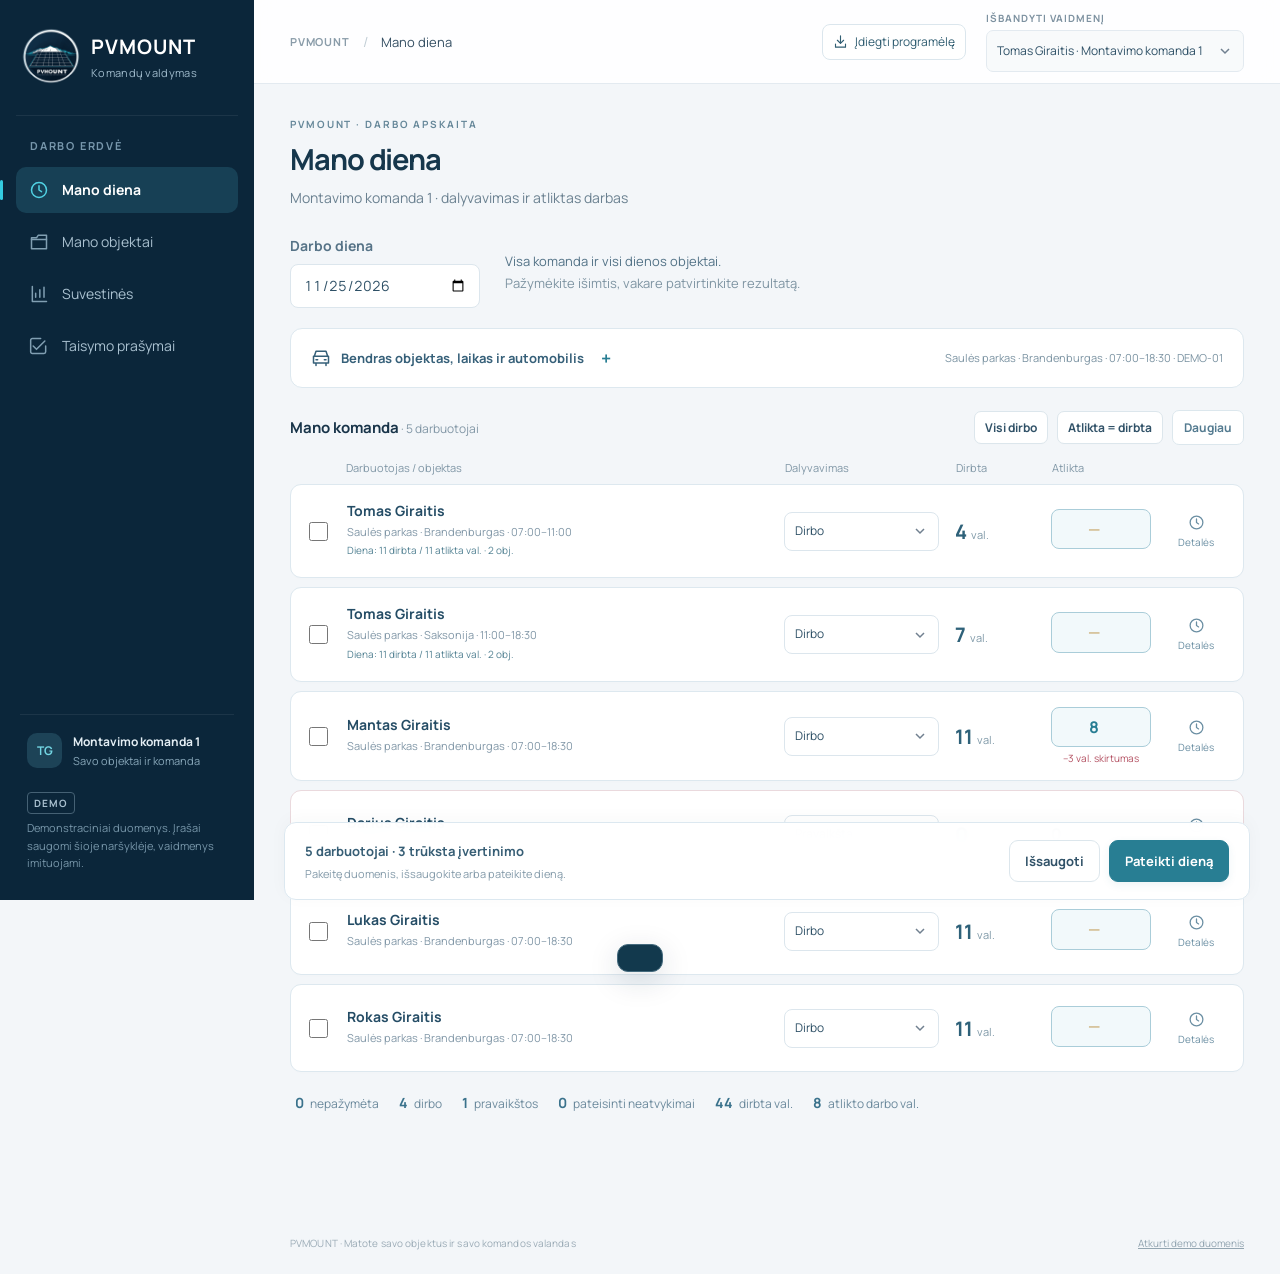
<file: index.html>
<!doctype html>
<html lang="lt"><head><meta charset="UTF-8"><meta name="viewport" content="width=device-width, initial-scale=1, viewport-fit=cover"><meta name="theme-color" content="#0b263a"><title>PVMOUNT | Komandų valdymas</title><meta name="description" content="Individualiai programuojamos darbuotojų valandų, objektų ir komandų apskaitos sistemos prototipas."><link rel="manifest" href="manifest.webmanifest" crossorigin="use-credentials"><link rel="icon" type="image/png" sizes="512x512" href="assets/pvmount-logo.png"><link rel="apple-touch-icon" sizes="180x180" href="icons/apple-touch-icon.png"><link rel="stylesheet" href="style.css"><link rel="stylesheet" href="pwa.css"><link rel="stylesheet" href="workforce.css"><link rel="stylesheet" href="day-sheet.css"><link rel="stylesheet" href="workflow.css"><link rel="stylesheet" href="brand.css"><link rel="stylesheet" href="my-day.css"></head>
<body><div id="app"></div><div id="modal-root"></div><div id="toast" role="status"></div><script src="work-rules.js"></script><script src="workflow.js"></script><script src="app.js"></script><script src="day-sheet.js"></script><script src="my-day.js"></script><script src="pwa.js"></script></body></html>
</file>
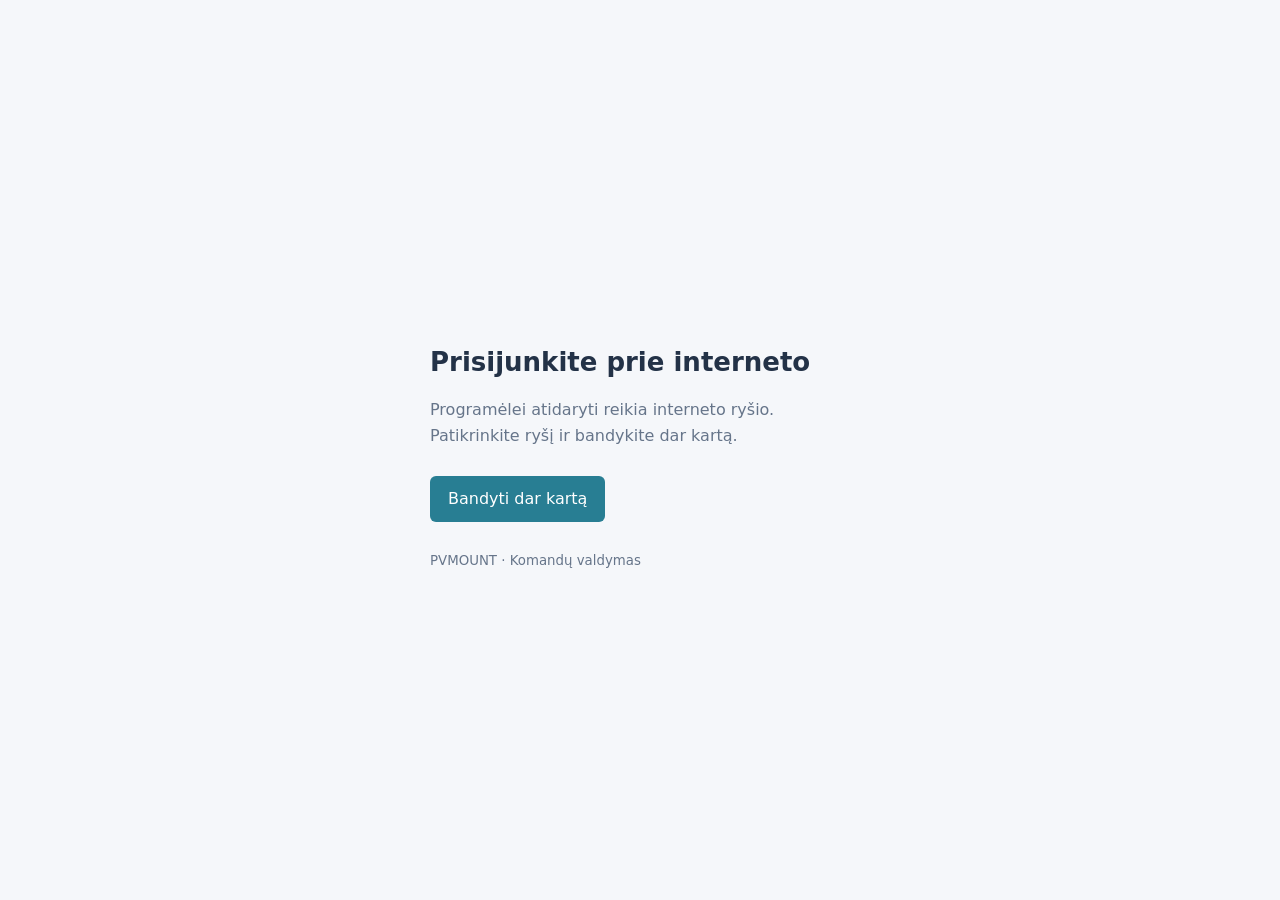
<file: offline.html>
<!doctype html>
<html lang="lt" data-app-offline="solar-projects"><head><meta charset="UTF-8"><meta name="viewport" content="width=device-width,initial-scale=1"><meta name="theme-color" content="#287e93"><title>Nėra ryšio | PVMOUNT · Komandų valdymas</title><style>body{margin:0;min-height:100vh;display:grid;place-items:center;background:#f5f7fa;color:#233247;font:16px/1.6 system-ui,Arial,sans-serif}main{padding:32px;max-width:420px}h1{font-size:26px;line-height:1.3}p{color:#66758a}a{display:inline-block;background:#287e93;color:white;text-decoration:none;padding:10px 18px;border-radius:6px;margin-top:12px}small{display:block;color:#66758a;margin-top:28px}</style></head><body><main><h1>Prisijunkite prie interneto</h1><p>Programėlei atidaryti reikia interneto ryšio. Patikrinkite ryšį ir bandykite dar kartą.</p><a href="./">Bandyti dar kartą</a><small>PVMOUNT · Komandų valdymas</small></main></body></html>
</file>
<file: style.css>
:root{font-family:Segoe UI,Arial,sans-serif;color:#233247;background:#f5f7fa;font-size:16px;--accent:#287e93;--ink:#203147;--muted:#66758a;--border:#e5e9ef;--teal:#087e72;--shadow:0 3px 18px #21344808}*{box-sizing:border-box}body{margin:0}button,input,select,textarea{font:inherit}button{cursor:pointer}button:disabled{cursor:default;opacity:.45}button,a,input,select,textarea{outline-offset:3px}button:focus-visible,a:focus-visible{outline:3px solid #6bb9cb}a{color:var(--accent)}svg{width:20px;height:20px;vertical-align:middle;flex-shrink:0;fill:none;stroke:currentColor;stroke-width:1.7;stroke-linecap:round;stroke-linejoin:round}.suite{height:50px;background:#0b263a;color:white;display:flex;align-items:center;gap:16px;padding:0 22px}.suite .suite-brand{font-size:15px;font-weight:600}.suite .separator{height:22px;width:1px;background:#ffffff55}.suite small{color:#c7e5ed;font-size:13px}.suite-end{margin-left:auto;display:flex;gap:20px;align-items:center}.avatar{display:inline-flex;align-items:center;justify-content:center;width:34px;height:34px;border-radius:50%;font-size:12px;font-weight:700;color:#287e93;background:#e7f4f7}.shell{display:grid;grid-template-columns:238px minmax(0,1fr);min-height:calc(100vh - 50px)}aside{background:#fff;border-right:1px solid var(--border);padding:28px 14px 20px;display:flex;flex-direction:column}.brand{display:flex;gap:11px;align-items:center;padding:0 10px 28px}.brand-mark{background:#e9f5f2;color:#087e72;display:grid;place-items:center;width:40px;height:40px;border-radius:10px}.brand strong{font-size:16px;display:block}.brand small{font-size:12px;color:var(--muted);display:block;margin-top:4px}.navlabel{text-transform:uppercase;font-size:11px;letter-spacing:1.6px;color:#8b96a5;padding:10px 14px}.nav{display:grid;gap:5px}.nav button{display:flex;align-items:center;gap:12px;padding:12px 14px;border:0;background:none;color:#627185;text-align:left;border-radius:7px;font-size:14px;font-weight:500}.nav button:hover{background:#edf5f7}.nav button.active{background:#e7f4f7;color:var(--accent);font-weight:650;box-shadow:inset 3px 0 var(--accent)}.nav button .count{margin-left:auto;font-size:11px;border-radius:4px;background:#c7e5ed;padding:2px 6px}.sidebar-bottom{margin-top:auto;padding:36px 10px 0}.sidebar-note{border:1px solid var(--border);border-radius:8px;padding:12px;font-size:12px;line-height:1.6;color:var(--muted)}.sidebar-note strong{display:block;color:var(--ink);font-size:13px}.workspace{min-width:0}.topbar{height:70px;background:white;border-bottom:1px solid var(--border);display:flex;align-items:center;justify-content:space-between;padding:0 36px;gap:14px}.breadcrumb{font-size:13px;color:var(--muted)}.breadcrumb span{color:#b0b9c5;margin:0 9px}.rolebox{display:flex;gap:10px;align-items:center;font-size:12px;color:var(--muted)}.rolebox select{padding:8px 30px 8px 10px;font-size:13px;background-color:#f8f9fc}.content{max-width:1550px;margin:auto;padding:30px 36px 40px}.pagehead{display:flex;align-items:center;justify-content:space-between;gap:20px;margin-bottom:24px}.eyebrow{color:var(--teal);font-size:11px;text-transform:uppercase;letter-spacing:1.7px;font-weight:700;margin-bottom:8px}h1{margin:0 0 8px;font-size:28px;font-weight:650;letter-spacing:-.7px}h2{font-size:18px;letter-spacing:-.3px;margin:0}h3{margin:0 0 7px;font-size:15px}p{margin:0;line-height:1.6}.subtitle{font-size:14px;color:var(--muted)}.btn{border:1px solid #d9dee7;padding:10px 15px;display:inline-flex;gap:8px;align-items:center;justify-content:center;background:white;border-radius:5px;color:var(--ink);font-size:14px;font-weight:600;white-space:nowrap}.btn:hover{background:#f6f7fa}.btn.primary{background:var(--accent);color:white;border-color:var(--accent)}.btn.primary:hover{background:#1c6376}.btn.teal{background:var(--teal);border-color:var(--teal);color:#fff}.btn.small{padding:7px 10px;font-size:13px}.btn.danger{color:#ae3545}.btn.link{background:none;border-color:transparent;color:var(--accent);padding:5px 0}.actions{display:flex;gap:9px;align-items:center;flex-wrap:wrap}.hero{background:#eaf3f0;border:1px solid #dbeae4;border-radius:10px;padding:24px 28px;display:flex;align-items:center;gap:24px;margin-bottom:24px;overflow:hidden;position:relative}.hero-text{flex:1}.hero h2{font-size:22px;margin-bottom:8px;color:#194f47}.hero p{font-size:14px;max-width:610px;color:#54736c}.hero .sun-art{width:180px;height:100px;flex-shrink:0;stroke:#4d8e7d;stroke-width:1.1;opacity:.8}.hero .pill{color:#215e50;background:#d9e9e2;font-size:11px;padding:4px 8px;display:inline-block;margin-bottom:11px}.metrics{display:grid;grid-template-columns:repeat(4,1fr);gap:16px;margin-bottom:25px}.metric{border:1px solid var(--border);background:white;border-radius:8px;padding:20px 22px;box-shadow:var(--shadow)}.metric-label{display:flex;align-items:center;justify-content:space-between;font-size:13px;color:var(--muted)}.metric-label svg{color:#8592a2}.metric-value{font-size:30px;font-weight:650;letter-spacing:-1px;margin:10px 0 6px}.metric-value small{font-size:15px;letter-spacing:0;font-weight:400;color:var(--muted);margin-left:4px}.metric-foot{font-size:12px;color:#7c8797}.metric-foot em{font-style:normal;color:var(--teal)}.grid-main{display:grid;grid-template-columns:minmax(0,1.7fr) minmax(280px,1fr);gap:22px}.panel{background:white;border:1px solid var(--border);border-radius:8px;box-shadow:var(--shadow);min-width:0}.panel-head{display:flex;align-items:center;justify-content:space-between;gap:15px;padding:20px 22px;border-bottom:1px solid var(--border)}.panel-head p{font-size:12px;color:var(--muted);margin-top:4px}.panel-body{padding:22px}.project-row{display:grid;grid-template-columns:minmax(0,1fr) 110px 80px;gap:20px;align-items:center;padding:20px 22px;border-bottom:1px solid #eef1f5}.project-row:last-child{border:0}.project-name{font-size:14px;font-weight:650;color:var(--ink);display:block;background:none;padding:0;border:0;text-align:left}.project-name:hover{color:var(--accent);text-decoration:underline}.meta{font-size:12px;color:var(--muted);margin-top:6px;line-height:1.5}.badge{display:inline-block;padding:4px 8px;border-radius:4px;font-size:11px;line-height:1.2;font-weight:600;white-space:nowrap}.badge.green{background:#e3f2ed;color:#22735d}.badge.blue{background:#e6f0fb;color:#326caa}.badge.orange{background:#fff1dc;color:#996519}.badge.purple{background:#e7f4f7;color:#287e93}.badge.red{background:#fbe8e8;color:#aa3e4a}.badge.gray{background:#eef1f5;color:#66768b}.bar{height:6px;background:#eef1f4;border-radius:5px;overflow:hidden}.bar i{height:100%;display:block;background:#3b9787;border-radius:5px}.bar.purple i{background:#4a9fb2}.bar.orange i{background:#dda551}.bar-label{display:flex;justify-content:space-between;font-size:12px;margin-bottom:7px;color:var(--muted)}.timeline{display:grid;gap:20px}.timeline-item{display:flex;gap:12px}.timeline-icon{width:32px;height:32px;border-radius:7px;background:#edf5f7;color:var(--accent);display:grid;place-items:center;flex-shrink:0}.timeline-icon svg{width:16px;height:16px}.timeline-item strong{font-size:13px}.timeline-item p{font-size:12px;color:var(--muted);margin-top:4px}.hint{padding:14px 18px;background:#edf5f7;border:1px solid #d8e9ee;color:#396878;border-radius:6px;display:flex;gap:10px;font-size:13px;line-height:1.6}.hint svg{margin-top:1px}.spacer{height:22px}.toolbar{display:flex;align-items:center;justify-content:space-between;gap:12px;margin-bottom:18px;flex-wrap:wrap}.filters{display:flex;align-items:center;gap:10px;flex-wrap:wrap}input,select,textarea{border:1px solid #d6dde6;border-radius:5px;background:#fff;color:var(--ink);padding:10px 12px;min-width:0}select{appearance:none;background-image:url("data:image/svg+xml,%3Csvg xmlns='http://www.w3.org/2000/svg' width='12' height='10'%3E%3Cpath d='m2 3 4 4 4-4' fill='none' stroke='%23718090' stroke-width='1.5'/%3E%3C/svg%3E");background-repeat:no-repeat;background-position:right 11px center;padding-right:30px}.filters input,.filters select{font-size:13px}.search{position:relative}.search svg{position:absolute;left:11px;top:11px;width:17px;height:17px;color:#8b98a7}.search input{padding-left:35px;width:240px}.project-cards{display:grid;grid-template-columns:repeat(3,minmax(0,1fr));gap:20px}.project-card{padding:22px;background:white;border:1px solid var(--border);border-radius:8px;box-shadow:var(--shadow)}.card-top{display:flex;align-items:center;justify-content:space-between;margin-bottom:20px}.project-icon{width:40px;height:40px;border-radius:8px;background:#edf5f3;color:var(--teal);display:grid;place-items:center}.project-card h2{font-size:18px;margin-bottom:7px}.project-card p{font-size:13px;color:var(--muted)}.card-stats{display:flex;justify-content:space-between;margin:22px 0;font-size:13px}.card-stats strong{display:block;margin-bottom:6px;color:var(--ink)}.card-stats span{font-size:12px;color:var(--muted)}.card-bottom{border-top:1px solid var(--border);padding-top:16px;margin-top:22px;display:flex;align-items:center;justify-content:space-between}.mini-avatars{display:flex;padding-left:4px}.mini-avatars .avatar{border:2px solid white;margin-left:-4px;width:29px;height:29px;font-size:10px;background:#e8eff5;color:#526c85}.tablewrap{overflow:auto}table{border-collapse:collapse;width:100%;font-size:13px;text-align:left}th{font-size:12px;color:#728095;background:#fafbfc;font-weight:600;padding:13px 16px;white-space:nowrap;border-bottom:1px solid var(--border)}td{padding:15px 16px;border-bottom:1px solid #edf0f4}tbody tr:last-child td{border-bottom:0}tbody tr:hover{background:#f6fafb}td strong{font-weight:600}.person{display:flex;gap:10px;align-items:center;white-space:nowrap}.person .avatar{width:30px;height:30px;font-size:10px;background:#edf1f7;color:#59718c}.table-total{padding:15px 20px;border-top:1px solid var(--border);font-size:13px;display:flex;justify-content:space-between;color:var(--muted)}.tabs{display:flex;border-bottom:1px solid var(--border);margin-bottom:22px;gap:25px;overflow:auto}.tabs button{background:none;border:0;border-bottom:3px solid transparent;padding:12px 0;font-size:14px;color:var(--muted);white-space:nowrap}.tabs button.active{color:var(--accent);border-color:var(--accent);font-weight:650}.empty{padding:42px;text-align:center;color:var(--muted);font-size:14px}.plan td{min-width:140px;padding:10px;vertical-align:top}.plan td:first-child{min-width:185px}.assignment{display:block;text-align:left;border:1px solid #d8e9e5;border-left:3px solid #509b8c;background:#edf6f2;border-radius:5px;color:#296557;width:100%;font-size:12px;padding:10px;margin-bottom:5px;line-height:1.5}.assignment.alt{background:#edf5f7;border-color:#d8e9ee;border-left-color:#4a9fb2;color:#396878}.assignment small{display:block;opacity:.75}.free{font-size:12px;color:#9ca7b6;padding:9px;display:block}.legend{display:flex;gap:18px;font-size:12px;color:var(--muted)}.legend i{display:inline-block;width:9px;height:9px;background:#509b8c;border-radius:2px;margin-right:5px}.legend i.alt{background:#4a9fb2}.week-label{font-size:14px;font-weight:600}.phase{display:grid;grid-template-columns:minmax(160px,1fr) 160px 100px;gap:20px;align-items:center;padding:17px 0;border-bottom:1px solid var(--border)}.phase:last-child{border:0}.phase strong{font-size:14px}.phase .phase-number{background:#edf5f7;color:var(--accent);width:28px;height:28px;display:inline-grid;place-items:center;border-radius:5px;margin-right:10px;font-size:12px}.detail-grid{display:grid;grid-template-columns:1.5fr 1fr;gap:22px}.detail-info{display:grid;grid-template-columns:1fr 1fr;gap:22px;font-size:13px}.detail-info span{display:block;font-size:12px;color:var(--muted);margin-bottom:7px}.modal-backdrop{position:fixed;inset:0;background:#16223266;backdrop-filter:blur(2px);z-index:100;display:flex;justify-content:flex-end}.modal{background:#fff;width:580px;max-width:100%;height:100%;overflow:auto;box-shadow:-10px 0 60px #1114;display:flex;flex-direction:column}.modal-head{padding:25px 28px;display:flex;justify-content:space-between;align-items:center;border-bottom:1px solid var(--border)}.modal-head h2{font-size:21px}.icon-btn{padding:6px;border:0;background:none;color:var(--muted);border-radius:5px}.icon-btn:hover{background:#edf5f7}.modal form{display:flex;flex-direction:column;flex:1}.modal-body{padding:25px 28px;flex:1}.modal-footer{padding:20px 28px;border-top:1px solid var(--border);display:flex;justify-content:flex-end;gap:10px}.form-grid{display:grid;grid-template-columns:1fr 1fr;gap:18px}.field{display:grid;gap:7px;margin-bottom:18px}.field label{font-size:13px;font-weight:600}.field small{font-size:12px;color:var(--muted);line-height:1.5}.field.full{grid-column:1/-1}.field input,.field select,.field textarea{width:100%;font-size:14px}.field textarea{min-height:90px;resize:vertical}.field input[type=checkbox]{width:16px;height:16px;accent-color:var(--accent)}.checkboxes{display:grid;grid-template-columns:1fr 1fr;gap:9px;padding:12px;border:1px solid var(--border);border-radius:5px}.checkboxes label{display:flex;align-items:center;gap:8px;font-weight:400;font-size:13px}.calculated{display:flex;justify-content:space-between;padding:18px;background:#eef6f3;border-radius:6px;color:#276559;font-size:14px;margin-bottom:20px}.calculated strong{font-size:20px}.error{color:#a93046;font-size:13px;margin:0 0 16px;line-height:1.5}.meeting-layout{display:grid;grid-template-columns:minmax(0,1fr) 280px;gap:22px}.question{padding:20px 22px;border-bottom:1px solid var(--border)}.question:last-child{border-bottom:0}.question label{display:block;font-size:14px;font-weight:600;margin-bottom:8px}.question p{font-size:12px;color:var(--muted);margin-bottom:12px}.question input,.question select,.question textarea{width:100%;font-size:14px}.question textarea{min-height:68px}.question .choice-row{display:flex;gap:8px;flex-wrap:wrap}.choice{border:1px solid #dce2ea;border-radius:5px;padding:8px 12px;background:#fff;color:#69778b;font-size:13px}.choice.selected{border-color:var(--accent);background:#e7f4f7;color:var(--accent)}.feature{display:grid;grid-template-columns:minmax(0,1fr) 165px;gap:20px;align-items:center;padding:16px 22px;border-bottom:1px solid var(--border)}.feature:last-child{border:0}.feature strong{font-size:13px}.feature p{font-size:12px;color:var(--muted);margin-top:4px}.feature select{font-size:13px;width:100%}.sticky{position:sticky;top:20px;align-self:start}.scope-number{font-size:36px;color:var(--accent);font-weight:650;margin:10px 0}.check-line{font-size:13px;line-height:1.5;padding:9px 0;border-bottom:1px solid var(--border);display:flex;gap:8px}.check-line svg{width:16px;color:var(--teal)}.status-note{margin-top:15px;font-size:12px;color:var(--muted);line-height:1.7}.report-chart{display:grid;gap:22px}.report-bar{display:grid;grid-template-columns:140px minmax(0,1fr) 65px;gap:15px;align-items:center;font-size:13px}.report-bar .bar{height:16px;border-radius:3px}.report-bar .bar i{border-radius:3px}.report-bar strong{text-align:right}.mobile-card{max-width:400px;margin:0 auto;background:white;border:1px solid var(--border);border-radius:12px;overflow:hidden;box-shadow:var(--shadow)}.mobile-card-head{padding:22px;background:#e7f4f7}.mobile-card-head p{font-size:13px;color:#396878}.mobile-card-body{padding:22px}.entry-card{padding:15px 0;border-bottom:1px solid var(--border);font-size:14px}.entry-card-head{display:flex;justify-content:space-between;gap:10px;margin-bottom:7px}.mobile-card .btn.primary{width:100%}#toast{position:fixed;bottom:28px;left:50%;transform:translateX(-50%) translateY(100px);background:#203b35;color:white;box-shadow:0 6px 30px #0002;padding:13px 22px;border-radius:7px;font-size:14px;z-index:200;transition:transform .2s;max-width:90%}#toast.visible{transform:translateX(-50%) translateY(0)}.footer-note{font-size:11px;color:#95a0af;display:flex;justify-content:space-between;gap:15px;margin-top:28px}.footer-note button{font-size:11px;background:none;border:0;color:#95a0af;text-decoration:underline;padding:0}.progress-note{font-size:12px;color:var(--muted);margin-top:12px;line-height:1.6}.tag{font-size:11px;color:#567b72;background:#eef6f3;padding:4px 7px;border-radius:4px}.attention{background:#fff7e8;border:1px solid #f2e5c9;border-radius:7px;padding:16px;color:#94702d;font-size:13px;line-height:1.6}.chart-legend{font-size:12px;color:var(--muted);margin-bottom:20px}.section-title{font-size:12px;letter-spacing:1px;text-transform:uppercase;color:var(--muted);margin:25px 0 12px}.print-only{display:none}@media(min-width:1600px){.content{padding-top:36px}.metric{padding:24px}}@media(max-width:1150px){.shell{grid-template-columns:205px minmax(0,1fr)}.content{padding:25px}.topbar{padding:0 25px}.grid-main{grid-template-columns:1fr}.project-cards{grid-template-columns:repeat(2,1fr)}.metrics{gap:10px}.metric{padding:17px}.meeting-layout{grid-template-columns:1fr 240px}.detail-grid{grid-template-columns:1fr}.hero .sun-art{display:none}.metric-label{font-size:12px}}@media(max-width:800px){.shell{grid-template-columns:70px minmax(0,1fr)}aside{padding:20px 7px}.brand{padding:0 7px 20px}.brand div:last-child,.navlabel,.nav button span,.sidebar-bottom{display:none}.nav button{padding:14px;justify-content:center}.nav button .count{display:none}.topbar{padding:0 18px}.content{padding:22px 18px}.breadcrumb{display:none}.rolebox{margin-left:auto}.project-cards{grid-template-columns:1fr}.metrics{grid-template-columns:repeat(2,1fr)}.meeting-layout{grid-template-columns:1fr}.sticky{position:static}.pagehead{align-items:flex-start;flex-direction:column;gap:14px}.hero{padding:20px}.hero h2{font-size:20px}.project-row{gap:12px;grid-template-columns:minmax(0,1fr) 90px}.project-row>div:last-child{display:none}.suite{padding:0 14px}.suite small,.suite .separator{display:none}.suite .suite-brand{font-size:13px}.phase{grid-template-columns:1fr 100px;gap:12px}.phase>span:last-child{display:none}.report-bar{grid-template-columns:100px 1fr 55px}.footer-note{display:block}.footer-note button{margin-top:8px}.question,.feature{padding:18px}.feature{grid-template-columns:1fr 145px}.panel-head{padding:17px}.panel-body{padding:18px}.suite-end{gap:10px}}@media(max-width:480px){.shell{grid-template-columns:1fr}aside{border:0;padding:7px 5px;position:sticky;top:0;z-index:30;box-shadow:0 2px 8px #0001}.brand{display:none}.nav{display:flex;overflow:auto;gap:0}.nav button{padding:12px 14px;flex-shrink:0}.nav button.active{box-shadow:inset 0 -3px var(--accent)}.suite .avatar{display:none}.suite-end .badge{display:none}.topbar{height:57px}.rolebox label{display:none}.content{padding:20px 13px}.metric{padding:15px}.metric-value{font-size:27px}h1{font-size:25px}.form-grid,.checkboxes{grid-template-columns:1fr}.modal-head,.modal-body,.modal-footer{padding:20px}.feature{grid-template-columns:1fr;gap:10px}.detail-info{grid-template-columns:1fr 1fr}.panel-head h2{font-size:16px}.actions .btn{font-size:13px}.search input{width:210px}}@media print{aside,.suite,.topbar,.pagehead .actions,.footer-note,button{display:none!important}.shell{display:block}.content{padding:0}.panel{break-inside:avoid;box-shadow:none}.sticky{position:static}.meeting-layout{display:block}.print-only{display:block}}
</file>
<file: pwa.css>
[hidden]{display:none!important}.pwa-install{display:inline-flex;align-items:center;justify-content:center;gap:7px;border:1px solid #ffffff50;border-radius:5px;background:#ffffff12;color:white;padding:7px 10px;font-size:12px;font-weight:600;white-space:nowrap}.pwa-install:hover{background:#ffffff25}.pwa-install svg{width:16px;height:16px}.pwa-overlay{position:fixed;inset:0;background:#16223277;backdrop-filter:blur(3px);display:grid;place-items:center;padding:20px;z-index:150}.pwa-dialog{position:relative;background:white;border-radius:14px;padding:30px;width:560px;max-width:100%;max-height:90dvh;overflow:auto;box-shadow:0 15px 70px #17223240}.pwa-dialog h2{font-size:23px;line-height:1.3;margin:8px 0 12px}.pwa-dialog>p{font-size:14px;color:var(--muted)}.pwa-icon{border-radius:15px;display:block;margin-bottom:20px}.pwa-close{position:absolute;top:13px;right:15px;border:0;border-radius:5px;background:none;color:var(--muted);font-size:27px;padding:2px 8px}.pwa-close:hover{background:#edf5f7}.pwa-instructions{display:grid;gap:0;margin:20px 0}.pwa-instructions>div{border-top:1px solid var(--border);padding:15px 0}.pwa-instructions strong{font-size:14px}.pwa-instructions p{font-size:13px;color:var(--muted);margin-top:6px}.pwa-dialog .pwa-status{font-size:12px;color:var(--teal);margin:10px 0}.pwa-dialog .pwa-note{font-size:12px;background:#edf5f7;padding:12px;border-radius:6px;line-height:1.6;margin-bottom:20px}@media(max-width:800px){.suite-end>.badge{display:none}}@media(max-width:480px){.pwa-install span{display:none}.pwa-install{padding:7px 9px}.pwa-dialog{padding:24px}.pwa-dialog h2{font-size:21px}.pwa-overlay{padding:12px}}@media(display-mode:standalone){.suite{padding-top:env(safe-area-inset-top);height:calc(50px + env(safe-area-inset-top))}.content{padding-bottom:calc(40px + env(safe-area-inset-bottom))}.pwa-install{display:none}}
</file>
<file: workforce.css>
.negative{color:#ae3545!important}.row-comment{font-size:12px;color:#526b79;line-height:1.5;min-width:170px;max-width:260px;margin-top:8px}.hours-table{min-width:1280px}.hours-table td{vertical-align:top}.hours-table td:first-child{min-width:155px}.hours-table td:nth-child(2){min-width:170px}.hours-table td:nth-child(3){min-width:170px}.hours-table td:last-child{min-width:160px}.hours-table .project-name{font-size:13px;line-height:1.5}.people-picker{max-height:240px;overflow:auto;grid-template-columns:1fr}.people-picker label{min-height:30px}.people-picker label.occupied{color:#a5aeb9}.people-picker label small{margin-left:auto;font-size:11px;color:#aa6670}.picker-toolbar{display:flex;gap:7px;flex-wrap:wrap}.audit-text{font-size:12px;line-height:1.6;min-width:180px;max-width:300px}.rolebox select{max-width:320px}.filters select{max-width:250px}.nav{gap:3px}.nav button{padding-top:10px;padding-bottom:10px}.panel-head .meta{margin-top:0}.metric-value{font-size:27px}@media(max-width:800px){.rolebox select{max-width:250px}.table-total{gap:12px;flex-wrap:wrap}.filters input[type=date]{max-width:145px}.suite small{display:none}}@media(max-width:480px){.rolebox select{max-width:290px}.suite-brand{max-width:230px;overflow:hidden;text-overflow:ellipsis;white-space:nowrap}.metric-value{font-size:24px}.filters select{max-width:100%}.project-row{grid-template-columns:1fr 85px}}
</file>
<file: day-sheet.css>
.day-sheet-modal{width:min(1450px,calc(100vw - 32px));height:min(94dvh,1100px);margin:auto;border-radius:12px;box-shadow:0 20px 90px #14233240}.modal-backdrop:has(.day-sheet-modal){align-items:center;justify-content:center}.day-sheet-modal .modal-head{padding:19px 26px}.day-sheet-modal .modal-body{padding:20px 26px}.day-sheet-modal .modal-footer{padding:16px 26px;position:sticky;bottom:0;background:white;z-index:5}.day-sheet-modal h2{font-size:22px}.sheet-context{background:#f8f9fc;border:1px solid #e6eaf0;border-radius:8px;padding:17px 18px;margin-bottom:17px}.sheet-fields{display:grid;grid-template-columns:150px minmax(180px,1fr) minmax(220px,1.5fr) minmax(150px,1fr);gap:14px}.sheet-fields .field{margin:0}.sheet-person{display:grid;align-content:start;gap:13px;font-size:13px}.sheet-person>span{font-weight:600}.sheet-defaults{display:flex;align-items:center;gap:14px;flex-wrap:wrap;border-top:1px solid #e5e9ef;padding-top:15px;margin-top:16px}.sheet-defaults>strong{font-size:13px}.sheet-defaults .field{display:flex;align-items:center;gap:8px;margin:0}.sheet-defaults .field label{font-size:12px;white-space:nowrap}.sheet-defaults input{padding:7px;font-size:13px;width:105px}.sheet-defaults small{font-size:12px;color:var(--muted)}.sheet-guide{display:flex;gap:20px;padding:4px 0 18px;font-size:13px;color:var(--muted);flex-wrap:wrap}.sheet-guide b{display:inline-grid;place-items:center;width:22px;height:22px;border-radius:50%;background:#e7f4f7;color:var(--accent);font-size:11px;margin-right:5px}.sheet-roster-tools{display:flex;justify-content:space-between;align-items:center;gap:10px;padding:10px 0 14px;font-size:14px}.sheet-table-wrap{overflow:auto;border:1px solid #dde4ed;border-radius:8px;max-height:48dvh}.sheet-table{min-width:1110px}.sheet-table th{position:sticky;top:0;z-index:2;padding:13px 10px;background:#f1f4f8;font-size:12px}.sheet-table td{vertical-align:top;padding:12px 10px}.sheet-table th:first-child,.sheet-table td:first-child{width:55px;text-align:center}.sheet-table th:nth-child(2){min-width:165px}.sheet-table th:nth-child(3){width:190px}.sheet-table th:nth-child(4){width:245px}.sheet-table th:nth-child(5){width:90px}.sheet-table th:nth-child(6){width:125px}.sheet-table th:nth-child(7){min-width:220px}.sheet-table select,.sheet-table input:not([type=checkbox]){font-size:13px;padding:8px;width:100%;min-width:0}.sheet-table input[type=checkbox]{width:17px;height:17px;accent-color:var(--accent);margin-top:8px}.sheet-table .sheet-interval{display:flex;gap:5px;align-items:center}.sheet-interval input{width:112px!important;min-width:112px}.sheet-table [data-field=result]{width:85px!important;background:#edf7fa;border-color:#95c4cf;font-weight:650}.sheet-table [data-field=comment]{margin-top:5px}.sheet-actual{display:inline-block;margin-top:10px;font-size:17px}.sheet-unit{font-size:12px;color:var(--muted);margin-left:4px}.sheet-table .meta{font-size:11px;max-width:200px}.sheet-absent{background:#fffbf5}.sheet-absent .sheet-actual{color:#9b7b56}.sheet-not-included{opacity:.55;background:#fafbfc}.sheet-locked{background:#f6f8fa}.sheet-locked input,.sheet-locked select{background:#f0f3f6!important}.sheet-absence-result{font-size:13px;font-weight:650;color:#9a6551;margin-top:9px}.sheet-add{display:flex;gap:10px;padding:15px 0}.sheet-add select{font-size:13px;max-width:370px}.sheet-summary{background:#eaf5f0;border:1px solid #d7e9e0;color:#366d5a;display:flex;gap:24px;padding:14px 18px;border-radius:7px;flex-wrap:wrap;font-size:13px;margin-bottom:18px}.sheet-summary strong{font-size:17px;margin-right:4px}.sheet-transport{display:grid;grid-template-columns:1fr 1fr;gap:18px;max-width:720px}.sheet-explanation{font-size:13px;color:var(--muted);line-height:1.6;background:#eef5f7;border-radius:6px;padding:12px 15px;margin-bottom:12px}.sheet-conflict{display:block;margin-top:4px}.sheet-table-wrap input:focus,.sheet-table-wrap select:focus{outline:2px solid #6bb9cb;outline-offset:1px}.sheet-table [data-field=absenceReason]{margin-bottom:3px}.day-sheet-modal #form-error:not(:empty){position:sticky;bottom:0;z-index:3;background:#fff0f1;border:1px solid #efc9d0;border-radius:6px;padding:12px;margin:12px 0 0}@media(max-width:1000px){.sheet-fields{grid-template-columns:1fr 1fr}.sheet-defaults{gap:10px}.sheet-table-wrap{max-height:43dvh}}@media(max-width:600px){.day-sheet-modal{width:100vw;height:100dvh;border-radius:0}.day-sheet-modal .modal-head,.day-sheet-modal .modal-body,.day-sheet-modal .modal-footer{padding:15px}.sheet-fields{grid-template-columns:1fr}.sheet-context{padding:13px}.sheet-guide{display:none}.sheet-defaults>strong{width:100%}.sheet-defaults{gap:10px}.sheet-defaults .field{display:grid;gap:4px}.sheet-defaults input{width:85px}.sheet-roster-tools{align-items:flex-start;flex-direction:column}.sheet-table-wrap{max-height:50dvh}.sheet-summary{gap:12px}.sheet-transport{grid-template-columns:1fr;gap:0}.sheet-add{flex-wrap:wrap}.day-sheet-modal .modal-footer{justify-content:space-between;gap:5px}.day-sheet-modal .modal-footer .btn{font-size:12px;padding:10px 8px}.day-sheet-modal .modal-head h2{font-size:18px}.sheet-person{gap:5px}}
</file>
<file: workflow.css>
.daily-person,.coverage-team{border-bottom:1px solid var(--border);padding:0 20px}.daily-person:last-child,.coverage-team:last-child{border-bottom:0}.daily-person>summary,.coverage-team>summary{display:flex;gap:18px;align-items:center;flex-wrap:wrap;padding:18px 0;cursor:pointer;list-style:none;font-size:13px}.daily-person>summary:before,.coverage-team>summary:before{content:'+';color:var(--accent);font-size:18px;width:15px;font-weight:600}.daily-person[open]>summary:before,.coverage-team[open]>summary:before{content:'−'}.daily-person>summary>strong,.coverage-team>summary>strong{min-width:165px}.daily-person>summary>span,.coverage-team>summary>span{color:var(--muted)}.daily-person>summary>b{font-weight:600}.daily-segments{padding:0 0 18px 33px}.daily-segments>div{display:grid;grid-template-columns:minmax(180px,1.5fr) 130px minmax(150px,1fr);gap:12px;padding:12px 0;border-top:1px solid var(--border);font-size:13px}.daily-segments small{grid-column:1/-1;color:var(--muted);font-size:12px}.coverage-members{padding:0 0 18px 33px}.coverage-members>div{display:flex;gap:14px;align-items:center;padding:10px 0;border-top:1px solid var(--border);font-size:13px}.coverage-members strong{min-width:170px}.coverage-members span{color:var(--muted)}.transfer-people{display:grid;gap:8px;max-height:300px;overflow:auto;border:1px solid var(--border);border-radius:7px;padding:12px}.transfer-people label{display:flex;gap:10px;align-items:center;background:#f8f9fc;border-radius:5px;padding:10px;cursor:pointer}.transfer-people input[type=checkbox]{width:18px;height:18px;accent-color:var(--accent)}.transfer-people small{display:block;color:var(--muted);margin-top:5px;font-size:12px}.sheet-copy-notice{background:#eaf5ef;border:1px solid #d6e8df;color:#386d59;padding:12px 15px;border-radius:6px;font-size:13px;line-height:1.6;margin-bottom:15px}.sheet-roster-tools{align-items:flex-start}.sheet-roster-tools .actions{justify-content:flex-end}.sheet-roster-tools>div:first-child{white-space:nowrap;padding-top:8px}.sheet-table{min-width:1290px}.sheet-table th:nth-child(7){min-width:130px;width:130px}.sheet-table th:nth-child(8){min-width:220px}.sheet-absence-adjustment{color:#a4434d;font-size:13px;font-weight:650;padding-top:9px}.sheet-day-total{color:#497c6d!important;line-height:1.5;margin-top:7px}.sheet-day-details{font-size:11px;margin-top:6px;color:var(--muted)}.sheet-day-details summary{cursor:pointer;color:var(--accent)}.sheet-day-details p{padding-top:7px;line-height:1.6;font-size:11px}.mobile-attendance{display:none}.attendance-missing{display:block;font-size:11px;color:#9c762e;margin-top:6px}.hours-table{min-width:1430px}@media(max-width:1000px){.sheet-roster-tools{flex-direction:column}.sheet-roster-tools .actions{justify-content:flex-start}.daily-segments>div{grid-template-columns:1fr 1fr}.daily-segments>div>strong{grid-column:1/-1}}@media(max-width:760px){.day-sheet-modal{width:100vw;height:100dvh;border-radius:0}.day-sheet-modal .modal-body{padding:15px}.day-sheet-modal .modal-footer{padding-bottom:calc(15px + env(safe-area-inset-bottom))}.sheet-table-wrap{max-height:none;overflow:visible;border:0;border-radius:0}.sheet-table{display:block;min-width:0;width:100%}.sheet-table thead{display:none}.sheet-table tbody{display:grid;gap:14px}.sheet-table tr{position:relative;display:grid;grid-template-columns:1fr 1fr;background:white;border:1px solid #dbe2ec;border-radius:10px;box-shadow:0 2px 8px #21344807;overflow:hidden}.sheet-table tr.sheet-absent{background:#fffbf4}.sheet-table tr.sheet-not-included{opacity:.65;background:#f7f8fa}.sheet-table tr.sheet-locked{background:#f3f5f8}.sheet-table td{display:block;padding:10px 14px;border:0;min-width:0!important;width:auto!important}.sheet-table td:before{content:attr(data-label);display:block;font-size:12px;font-weight:600;color:var(--muted);margin-bottom:7px}.sheet-table td:first-child{position:absolute;right:6px;top:5px;display:flex;align-items:center;gap:7px;padding:10px;text-align:left;z-index:1}.sheet-table td:first-child:before{font-size:11px;margin:0;font-weight:400}.sheet-table td:first-child input{margin:0;width:22px;height:22px}.sheet-table td:nth-child(2){grid-column:1/-1;border-bottom:1px solid #e7ebf0;padding:16px 100px 13px 14px}.sheet-table td:nth-child(2):before{display:none}.sheet-table td:nth-child(2)>strong{font-size:16px}.sheet-table td:nth-child(3),.sheet-table td:nth-child(4),.sheet-table td:nth-child(7),.sheet-table td:nth-child(8){grid-column:1/-1}.sheet-table tr:not(.sheet-absent) td:nth-child(7){display:none}.sheet-table td:nth-child(3)>select[data-field=attendance]{display:none}.mobile-attendance{display:grid;grid-template-columns:repeat(3,1fr);gap:6px}.mobile-attendance button{font:600 13px 'Segoe UI',Arial,sans-serif;min-height:44px;padding:7px 5px;background:white;color:#758295;border:1px solid #d8e0ea;border-radius:6px}.mobile-attendance button.selected{background:#e0f1f5;color:#287e93;border-color:#8dbdca}.mobile-attendance button[data-sheet-status="Nepateisintas neatvykimas"].selected{background:#fbecee;border-color:#d7a1ad;color:#a94050}.mobile-attendance button[data-sheet-status="Pateisintas neatvykimas"].selected{background:#fff3db;border-color:#e4cd9d;color:#99762e}.sheet-table input:not([type=checkbox]),.sheet-table select{font-size:16px;min-height:44px}.day-sheet-modal .sheet-table [data-field=result]{width:100%!important;min-height:46px}.day-sheet-modal .sheet-interval input{width:calc(50% - 10px)!important;min-width:0;flex:1}.sheet-actual{font-size:23px;margin-top:2px}.sheet-day-details,.sheet-day-details p{font-size:12px}.sheet-table .meta{font-size:12px;max-width:none}.sheet-roster-tools>div:first-child{white-space:normal}.sheet-summary{gap:12px;padding:13px}.sheet-transport{max-width:none;grid-template-columns:1fr;gap:0}.sheet-defaults{gap:12px}.sheet-defaults .field{display:grid;gap:5px}.sheet-defaults input{font-size:16px;min-height:44px}.sheet-fields{grid-template-columns:1fr}.sheet-context{padding:13px}.sheet-guide{display:none}.sheet-add{display:grid;grid-template-columns:1fr}.sheet-add select{width:100%;max-width:none}.sheet-roster-tools .btn{min-height:40px;font-size:12px;padding:8px 10px}.daily-person,.coverage-team{padding:0 14px}.daily-person>summary,.coverage-team>summary{gap:10px}.daily-person>summary>strong,.coverage-team>summary>strong{min-width:calc(100% - 40px)}.daily-segments,.coverage-members{padding-left:0}.daily-segments>div{grid-template-columns:1fr}.daily-segments>div>strong{grid-column:auto}.coverage-members>div{flex-wrap:wrap;gap:9px}.coverage-members strong{min-width:100%}}
</file>
<file: brand.css>
/* PVMOUNT application identity. The original logo is used without alterations. */
@font-face{font-family:Manrope;font-style:normal;font-weight:400 600;font-display:swap;src:url('assets/manrope-400.ttf') format('truetype')}
@font-face{font-family:Manrope;font-style:normal;font-weight:650 900;font-display:swap;src:url('assets/manrope-700.ttf') format('truetype')}
:root{font-family:Manrope,ui-sans-serif,system-ui,sans-serif;color:#183449;background:#f3f6f9;--accent:#287e93;--ink:#183449;--muted:#617687;--border:#e1e9ee;--teal:#287e93;--shadow:0 4px 18px #0b263a04;--navy:#0b263a;--cyan:#2ccee4}
body{background:#f3f6f9}
button,input,select,textarea{font-family:inherit}
button,a,input,select,textarea{outline-offset:4px}
button:focus-visible,a:focus-visible,input:focus-visible,select:focus-visible,textarea:focus-visible{outline:3px solid #69b7c9}
button{transition:background-color .16s,border-color .16s,color .16s}
svg{stroke-width:1.8}
.shell{grid-template-columns:254px minmax(0,1fr);min-height:100dvh}
.app-sidebar{background:var(--navy);color:#fff;border:0;padding:27px 16px 20px;position:sticky;top:0;height:100dvh;overflow-y:auto;scrollbar-width:thin;scrollbar-color:#335267 transparent}
.brand{border:0;background:none;color:white;display:flex;gap:11px;align-items:center;text-align:left;width:100%;padding:0 6px 30px;border-bottom:1px solid #ffffff12;margin-bottom:22px}
.brand img{width:58px;height:58px;object-fit:contain;flex-shrink:0}
.brand-type{display:block}
.brand-type strong{font-size:20px;font-weight:800;letter-spacing:1px;color:#fff}
.brand-type small{font-size:11px;color:#9fbacb;margin-top:5px;letter-spacing:.3px}
.navlabel{padding:0 14px 14px;font-size:11px;font-weight:700;letter-spacing:1.8px;color:#7797ac}
.nav{gap:6px}
.nav button{font-size:14px;font-weight:500;line-height:1.4;min-height:46px;border-radius:10px;color:#aac1d0;padding:12px 13px;gap:13px}
.nav button svg{width:20px;height:20px;color:#819fb2}
.nav button:hover{background:#ffffff09;color:#fff}
.nav button.active{background:#174055;color:#fff;box-shadow:none;font-weight:700;position:relative}
.nav button.active:before{content:'';position:absolute;width:3px;height:20px;background:#34cce1;border-radius:3px;left:-16px}
.nav button.active svg{color:#51d2e4}
.sidebar-bottom{padding:25px 4px 0}
.account-card{display:flex;gap:11px;align-items:center;padding:18px 7px;border-top:1px solid #ffffff12}
.account-avatar{height:35px;width:35px;flex-shrink:0;display:grid;place-items:center;border-radius:10px;background:#1d4357;color:#73d6e3;font-size:12px;font-weight:800}
.account-card strong{font-size:12px;font-weight:700;color:#e4eef4;display:block;line-height:1.5}
.account-card small{display:block;font-size:11px;color:#88a7b9;margin-top:2px}
.sidebar-note{border:0;border-radius:0;padding:8px 7px;color:#7897aa;font-size:11px;line-height:1.6}
.sidebar-note p{font-size:11px;margin-top:8px}
.demo-label{font-size:10px;letter-spacing:1.1px;font-weight:700;padding:3px 6px;border:1px solid #456174;border-radius:4px;color:#aac1d0}
.topbar{height:84px;background:#ffffffdd;backdrop-filter:blur(12px);border-bottom:1px solid #e3eaf0;padding:0 36px;gap:16px}
.breadcrumb{font-size:13px;display:flex;align-items:center;gap:13px;color:#354f63;font-weight:600;white-space:nowrap}
.breadcrumb span{color:#8a9ca9;margin:0;font-size:11px;letter-spacing:.8px;font-weight:700}
.breadcrumb b{font-size:14px;font-weight:400;color:#c1cdd5}
.topbar-actions{margin-left:auto;display:flex;gap:20px;align-items:center;min-width:0}
.rolebox{display:grid;gap:5px;min-width:0}
.rolebox label{font-size:10px;color:#7d91a0;text-transform:uppercase;letter-spacing:1px;font-weight:700}
.rolebox select{font-size:12px;max-width:290px;padding:7px 30px 7px 10px;border:1px solid #e3eaf0;background-color:#f8fafb;border-radius:7px}
.pwa-install{color:#315e72;background:#fff;border:1px solid #dbe6ed;border-radius:8px;font-size:12px;min-height:36px;padding:8px 10px}
.pwa-install:hover{color:#125269;background:#eef6f8;border-color:#b7d4df}
.pwa-install svg{width:15px;height:15px}
.content{padding:33px 36px 30px;max-width:1740px}
.pagehead{margin-bottom:26px;gap:25px}
.eyebrow{color:#658799;font-size:10px;letter-spacing:1.9px;margin-bottom:10px}
h1{font-size:29px;line-height:1.25;letter-spacing:-1.1px;font-weight:800;color:#16374c;margin-bottom:9px}
h2{font-size:17px;letter-spacing:-.4px;font-weight:800}
h3{font-size:14px;font-weight:700}
.subtitle{font-size:14px;color:#6a8090;line-height:1.65;max-width:760px}
.btn{border-radius:9px;font-size:13px;min-height:42px;padding:10px 15px;border-color:#dce6ec;font-weight:700;color:#315268;box-shadow:0 1px 2px #0a263a02}
.btn:hover{background:#f0f6f8;border-color:#bed4de}
.btn.primary{background:#287e93;border-color:#287e93;color:white;box-shadow:0 3px 8px #287e9315}
.btn.primary:hover{background:#1d6b80;border-color:#1d6b80}
.btn.dark{color:white;background:#0b263a;border-color:#0b263a}
.btn.dark:hover{background:#18475e}
.btn.small{border-radius:7px;font-size:12px;min-height:33px;padding:7px 10px}
.btn.link{color:#287e93;box-shadow:none;min-height:30px}
.actions{gap:9px}
.day-start{background:#e8f2f5;border:1px solid #d7e9ee;display:flex;align-items:center;gap:24px;padding:24px;border-radius:15px;margin-bottom:24px;position:relative;overflow:hidden}
.day-start-main{display:flex;align-items:center;gap:17px;flex:1;min-width:0}
.day-start-icon{display:grid;place-items:center;width:54px;height:54px;flex-shrink:0;border-radius:14px;background:white;color:#287e93;box-shadow:0 5px 10px #287e9306}
.day-start-icon svg{width:25px;height:25px}
.section-kicker{font-size:9px;letter-spacing:1.6px;font-weight:800;color:#5b8c9c;display:block;margin-bottom:6px}
.day-start h2{font-size:20px;margin-bottom:5px}
.day-start p{font-size:12px;color:#608391;max-width:380px}
.day-start-steps{display:grid;gap:8px;margin-right:8px;border-left:1px solid #cbdfe6;padding-left:24px}
.day-start-steps span{font-size:11px;color:#547c8c;display:flex;align-items:center;gap:8px;white-space:nowrap}
.day-start-steps svg{width:14px;height:14px;color:#4f99ab}
.metrics{gap:17px;margin-bottom:27px}
.metric{border:1px solid #e3ebf0;border-radius:13px;box-shadow:0 4px 14px #0a263a03;padding:20px 21px;position:relative;overflow:hidden}
.metric-label{font-size:12px;color:#718594;gap:8px;min-height:30px;font-weight:500}
.metric-label svg{width:32px;height:32px;padding:7px;color:#428ea1;border-radius:9px;background:#edf5f7}
.metric-value{font-size:32px;font-weight:800;letter-spacing:-1.3px;margin:10px 0 7px;color:#16394f;line-height:1.2;font-variant-numeric:tabular-nums}
.metric-value small{font-size:14px;font-weight:500;color:#93a5b1;margin-left:6px}
.metric-foot{font-size:11px;color:#8598a5;line-height:1.5}
.metric:nth-child(2) .metric-label svg{background:#edf7f2;color:#378969}
.metric:nth-child(3) .metric-label svg{background:#fff6e9;color:#c49148}
.grid-main{grid-template-columns:minmax(0,1.55fr) minmax(280px,1fr);gap:22px}
.panel{border:1px solid #e0e9ef;border-radius:13px;box-shadow:0 3px 12px #0a263a03;overflow:hidden}
.panel-head{padding:21px 23px;border-color:#eaf0f4;min-height:70px}
.panel-head h2{font-size:15px}
.panel-head p{font-size:12px;color:#8a9ba7;margin-top:5px}
.panel-body{padding:24px}
.project-row{padding:22px 23px;gap:16px;border-color:#edf2f5;grid-template-columns:minmax(0,1fr) 95px 80px;min-height:100px}
.project-row>strong{font-size:16px;font-weight:800;color:#214b62;font-variant-numeric:tabular-nums}
.project-name{font-size:14px;font-weight:700;color:#25485e}
.project-name:hover{color:#287e93;text-decoration:none}
.meta{font-size:12px;color:#8295a3;line-height:1.65}
.badge{font-size:10px;letter-spacing:.1px;padding:5px 8px;border-radius:5px;font-weight:700}
.badge.green{background:#e8f6ee;color:#438967}
.badge.blue{background:#eaf4f8;color:#45849b}
.badge.orange{background:#fff5e5;color:#b5853c}
.badge.red{background:#fceef0;color:#b35866}
.badge.gray{background:#f0f4f7;color:#8194a1}
.timeline{gap:0}
.timeline>div{padding:0 0 20px;margin:0 0 20px;border-bottom:1px solid #edf2f5}
.timeline>div:last-child{padding-bottom:0;margin-bottom:0;border:0}
.timeline h3{font-size:13px;color:#32566d}
.timeline .btn.link{font-size:12px;margin-top:6px}
.hint{background:#edf5f8;border:1px solid #dfedf2;color:#587b8c;border-radius:10px;font-size:12px;padding:15px 18px;line-height:1.7}
.hint svg{width:17px;height:17px;color:#6d9cae;flex-shrink:0;margin-top:2px}
.project-cards{gap:20px}
.project-card{border-radius:14px;border-color:#dfe9ef;padding:24px;box-shadow:0 3px 12px #0a263a03}
.project-card h2{font-size:18px;line-height:1.5}
.project-icon{background:#eaf4f7;color:#37859b;width:45px;height:45px;border-radius:12px}
.card-bottom{border-color:#e8eff3}
.card-stats strong{font-size:20px;font-weight:800}
.card-stats span{font-size:12px}
.toolbar{gap:12px;margin-bottom:18px}
.filters{gap:9px}
input,select,textarea{border-color:#dce6ed;border-radius:8px;background-color:#fff;color:#2e5066;padding:10px 12px;font-size:14px;line-height:1.4;min-height:42px}
input:hover,select:hover,textarea:hover{border-color:#b5cdd8}
input:disabled,select:disabled{color:#94a6b2;background-color:#f3f6f8}
select{padding-right:33px;background-position:right 12px center}
.filters input,.filters select{font-size:12px}
input[type=checkbox]{accent-color:#287e93;min-height:0}
input[type=date],input[type=time]{font-variant-numeric:tabular-nums}
table{font-size:13px}
th{background:#f5f8fa;color:#8295a3;font-size:11px;text-transform:uppercase;letter-spacing:.4px;padding:16px;border-color:#e5edf2;font-weight:700}
td{border-color:#edf2f5;padding:17px 16px;color:#385b72}
tbody tr:hover{background:#f8fbfc}
td strong{font-weight:700}
.table-total{font-size:12px;padding:17px 21px;border-color:#e5edf2;background:#fbfcfd}
.hours-table .project-name{font-size:13px}
.hours-table td:first-child{min-width:170px}
.row-comment{color:#718a99;font-size:12px}
.negative{color:#b45263!important}
.footer-note{font-size:10px;letter-spacing:.1px;color:#9babb6;margin-top:30px;align-items:center}
.footer-note button{font-size:10px;color:#93a5b1}
.modal-backdrop{background:#051c2a80;backdrop-filter:blur(5px);align-items:center;justify-content:center;padding:22px}
.modal{width:640px;height:auto;max-height:94dvh;border-radius:17px;box-shadow:0 28px 100px #071d3640}
.modal-head{padding:23px 26px;background:#fff;position:sticky;top:0;z-index:6;border-bottom-color:#e4edf2;gap:20px}
.modal-head h2{font-size:20px;font-weight:800;line-height:1.4}
.icon-btn{border-radius:8px;padding:8px;color:#7995a5;min-width:36px;min-height:36px}
.icon-btn:hover{background:#edf5f7}
.modal-body{padding:24px 26px}
.modal-footer{padding:18px 26px;background:#f9fbfc;border-color:#e3ecf1;position:sticky;bottom:0;z-index:5}
.field{gap:8px;margin-bottom:20px}
.field label{font-size:13px;color:#567387;font-weight:700;line-height:1.5}
.field input,.field select,.field textarea{font-size:14px}
.field small{font-size:12px;color:#8a9ea9}
.calculated{border:1px solid #d9e9ee;background:#edf6f9;color:#287e93;border-radius:10px}
.checkboxes{border-radius:9px;border-color:#dce7ee;padding:15px}
.checkboxes label{font-size:13px}
.daily-person>summary,.coverage-team>summary{padding:20px 0;font-size:12px;gap:17px}
.daily-person>summary>strong,.coverage-team>summary>strong{color:#2a526a;font-size:13px}
.daily-person>summary>b{color:#3b6f85;font-variant-numeric:tabular-nums}
.daily-segments>div{background:#f9fbfc;padding:14px 12px;font-size:12px;border-color:#e5edf2;border-radius:7px;margin-bottom:7px}
.daily-segments small{font-size:12px}
.coverage-members strong{font-size:13px;color:#345b72}
.transfer-people{border-color:#dfebf0;border-radius:10px;padding:10px}
.transfer-people label{padding:14px;border-radius:8px;background:#f5f9fb;font-size:13px;min-height:65px}
.transfer-people label:has(input:checked){background:#e8f4f7;box-shadow:inset 0 0 0 1px #94c5d1}
.transfer-people input[type=checkbox]{accent-color:#287e93}
.transfer-people small{font-size:11px;color:#809aa9}
.day-sheet-modal{border-radius:16px;width:min(1510px,calc(100vw - 40px));height:min(94dvh,1100px)}
.day-sheet-modal .modal-head{padding:21px 26px}
.sheet-context{border-radius:12px;background:#f3f8fa;border-color:#ddeaf0;padding:18px 20px}
.sheet-defaults{border-top-color:#dceaf0}
.sheet-person{color:#5c7b8e}
.sheet-guide{padding:5px 0 20px;font-size:12px}
.sheet-guide b{background:#e1f0f5;color:#44889c}
.sheet-table-wrap{border-radius:11px;border-color:#dce8ee}
.sheet-table th{background:#f2f7f9;font-size:10px;padding:15px 12px}
.sheet-table td{padding:14px 12px}
.sheet-table input:not([type=checkbox]),.sheet-table select{border-radius:6px;font-size:12px;min-height:38px;padding:8px}
.sheet-table [data-field=result]{background:#eaf5f8;border-color:#9bc8d4;color:#287e93}
.sheet-table .meta{font-size:11px}
.sheet-day-total{color:#538293!important}
.sheet-summary{background:#eaf5f7;border-color:#d4e8ed;color:#4f8293;border-radius:10px;padding:17px 20px;font-size:12px}
.sheet-summary strong{font-weight:800;color:#236e84;font-size:18px}
.sheet-explanation{background:#f1f7fa;border-radius:9px;font-size:12px;padding:15px 18px;color:#7793a2}
.sheet-copy-notice{border-radius:10px;font-size:12px;color:#4f7e88;background:#edf7f7;border-color:#d4e9ec}
.pwa-overlay{background:#051c2a80;backdrop-filter:blur(5px)}
.pwa-dialog{border-radius:18px;box-shadow:0 28px 100px #071d3640}
.pwa-dialog h2{font-weight:800;letter-spacing:-.8px}
.pwa-dialog .pwa-icon{border-radius:50%}
.pwa-dialog .pwa-note{background:#edf5f8;border-radius:9px}
.metric-label{font-size:13px;color:#617b8d}
.metric-foot{font-size:12px;color:#647c8c}
.meta{color:#6e8493}
.badge{font-size:12px}
.field label{font-size:14px}
.filters input,.filters select{font-size:14px}
th,.sheet-table th{font-size:12px}
.daily-person>summary,.coverage-team>summary{font-size:13px}
#toast{background:#12394d;border:1px solid #456b7e;border-radius:11px;box-shadow:0 8px 30px #0b263a26;font-size:13px;line-height:1.5}
@media(min-width:1600px){.content{padding:39px 44px}.topbar{padding:0 44px}.metric{padding:24px}.day-start{padding:27px}}
@media(max-width:1250px){.shell{grid-template-columns:228px minmax(0,1fr)}.app-sidebar{padding:24px 13px}.brand-type strong{font-size:18px}.brand img{width:50px;height:50px}.brand-type small{font-size:10px}.nav button{font-size:12px;padding:12px}.nav button.active:before{left:-13px}.content{padding:28px}.topbar{padding:0 28px}.day-start-steps{display:none}.grid-main{grid-template-columns:1fr}.metric{padding:17px}.metric-label{font-size:11px}.topbar-actions{gap:13px}.pwa-install span{display:none}.pwa-install{height:34px;width:34px;padding:8px}.day-start{padding:23px}}
@media(max-width:1000px){.shell{grid-template-columns:84px minmax(0,1fr)}.app-sidebar{padding:22px 10px}.brand{padding:0 1px 24px;justify-content:center;margin-bottom:18px}.brand img{width:51px;height:51px}.brand .brand-type,.navlabel,.sidebar-bottom{display:none}.nav{gap:9px}.nav button{justify-content:center;padding:14px;border-radius:11px}.nav button span{display:none}.nav button.active:before{left:-10px}.content{padding:27px}.topbar{padding:0 27px;height:78px}.breadcrumb span,.breadcrumb b{display:none}.rolebox select{max-width:255px}.metrics{grid-template-columns:repeat(2,minmax(0,1fr));gap:14px}.metric{padding:19px}.metric-label{font-size:12px}.project-cards{grid-template-columns:repeat(2,minmax(0,1fr))}.project-row{grid-template-columns:minmax(0,1fr) 100px 80px}.project-row>div:last-child{display:block}.pagehead{align-items:flex-start}.day-start-main{gap:14px}.day-start h2{font-size:18px}.day-start p{font-size:11px}}
@media(max-width:760px){.pagehead{flex-direction:column;gap:18px}.pagehead>.actions{width:100%}.day-start{align-items:flex-start;flex-wrap:wrap;gap:18px}.day-start>.btn{margin-left:68px}.day-start-icon{width:48px;height:48px}.day-start h2{font-size:18px}.day-start p{font-size:12px}.breadcrumb{font-size:12px}.rolebox select{max-width:235px}.topbar{padding:0 20px}.content{padding:24px 20px}.project-row{grid-template-columns:minmax(0,1fr) 88px;gap:12px}.project-row>div:last-child{display:none}.project-cards{grid-template-columns:1fr}.modal-backdrop{padding:12px}.day-sheet-modal{width:100vw;height:100dvh;border-radius:0}.modal-backdrop:has(.day-sheet-modal){padding:0}.day-sheet-modal .modal-head{padding:16px}.day-sheet-modal .modal-head h2{font-size:18px}.day-sheet-modal .modal-body{padding:16px}.day-sheet-modal .modal-footer{padding:14px 16px calc(14px + env(safe-area-inset-bottom))}.sheet-table td{padding:12px 15px}.sheet-table td:nth-child(2){padding:18px 100px 15px 15px}.sheet-table td:before{font-size:11px}.sheet-table .meta{font-size:12px}.sheet-table input:not([type=checkbox]),.sheet-table select{font-size:16px;min-height:44px}.sheet-table [data-field=result]{min-height:46px}.mobile-attendance button{font-family:inherit;min-height:46px;font-size:12px;border-radius:8px}.mobile-attendance button.selected{background:#e2f1f5;border-color:#8dc3d1;color:#287e93}.mobile-attendance button[data-sheet-status="Nepateisintas neatvykimas"].selected{background:#fceef0;border-color:#d7a1ad;color:#a94050}.mobile-attendance button[data-sheet-status="Pateisintas neatvykimas"].selected{background:#fff3db;border-color:#e4cd9d;color:#99762e}.sheet-context{padding:15px}.sheet-defaults input{font-size:16px;min-height:44px}.daily-person>summary,.coverage-team>summary{gap:10px}.daily-person>summary>strong,.coverage-team>summary>strong{font-size:14px}.daily-segments>div{font-size:13px}.daily-segments{padding-left:0}.daily-person,.coverage-team{padding:0 17px}}
@media(max-width:580px){.shell{display:block;min-height:100dvh}.app-sidebar{position:fixed;inset:auto 0 0;height:auto;width:100%;padding:7px 7px calc(7px + env(safe-area-inset-bottom));z-index:40;border-radius:14px 14px 0 0;box-shadow:0 -4px 22px #0b263a12;overflow:visible}.brand,.app-sidebar .brand{display:none}.nav{display:flex;gap:4px;overflow-x:auto;padding:0;scrollbar-width:none}.nav::-webkit-scrollbar{display:none}.nav button{flex-direction:column;gap:5px;min-width:69px;padding:8px 6px;border-radius:9px;min-height:57px;flex-shrink:0;font-size:9px;white-space:nowrap}.nav button span{display:block}.nav button svg{width:19px;height:19px}.nav button.active{background:#1b4358}.nav button.active:before{display:none}.topbar{padding:12px 16px;height:76px;gap:10px;position:relative}.breadcrumb{display:flex;font-size:0;gap:0}.breadcrumb:before{content:'';display:block;background:url('assets/pvmount-logo.png') center/contain no-repeat;width:43px;height:43px}.topbar-actions{gap:12px;flex:1;justify-content:flex-end}.rolebox{margin-left:0}.rolebox label{display:block;font-size:8px;letter-spacing:.7px}.rolebox select{max-width:223px;font-size:10px;min-height:31px;padding:6px 25px 6px 8px}.pwa-install{width:31px;height:31px;min-height:31px;order:1}.content{padding:24px 16px 115px}.eyebrow{font-size:8px;letter-spacing:1.4px;margin-bottom:9px}h1{font-size:26px;letter-spacing:-1px}.subtitle{font-size:12px}.pagehead{margin-bottom:21px;gap:16px}.pagehead .actions{gap:7px}.actions .btn{font-size:11px;padding:9px 12px}.actions .btn svg{width:16px;height:16px}.day-start{padding:19px;gap:16px;margin-bottom:20px;border-radius:13px}.day-start-main{align-items:flex-start;gap:12px}.day-start-icon{width:39px;height:39px;border-radius:10px}.day-start-icon svg{width:20px;height:20px}.day-start>.btn{margin-left:51px;min-height:36px;font-size:11px}.section-kicker{font-size:8px}.day-start h2{font-size:16px}.day-start p{font-size:11px}.metrics{gap:11px;margin-bottom:22px}.metric{padding:16px 14px;border-radius:11px}.metric-label{font-size:10px;min-height:24px}.metric-label svg{width:26px;height:26px;padding:6px;border-radius:8px}.metric-value{font-size:28px;margin:11px 0 7px}.metric-foot{font-size:10px}.metric-value small{font-size:12px;margin-left:4px}.panel-head{padding:18px;min-height:61px}.panel-head h2{font-size:14px}.panel-head .btn{font-size:11px}.panel-body{padding:20px}.project-row{padding:21px 18px;grid-template-columns:minmax(0,1fr) 75px;gap:12px}.project-row>.project-name,.project-name{font-size:13px}.project-row>strong{font-size:14px;text-align:right}.project-row .meta{font-size:10px}.grid-main{gap:20px}.panel{border-radius:12px}.hint{font-size:11px;padding:14px}.filters{width:100%;gap:8px;display:grid;grid-template-columns:1fr 1fr}.filters input,.filters select{max-width:100%!important;width:100%;min-height:41px;font-size:12px}.toolbar>input{width:100%}.footer-note{font-size:9px;line-height:1.7}.footer-note button{font-size:10px;margin-top:10px}.modal-backdrop{padding:0}.modal{width:100%;height:100dvh;max-height:none;border-radius:0}.modal-head,.modal-body{padding:20px}.modal-head h2{font-size:19px}.modal-footer{padding:15px 20px calc(15px + env(safe-area-inset-bottom))}.field input,.field select,.field textarea{font-size:16px}.form-grid{grid-template-columns:1fr;gap:0}.pwa-overlay{padding:14px}.pwa-dialog{padding:25px}.daily-person>summary>b{font-size:11px}.sheet-roster-tools>.actions{display:grid;grid-template-columns:1fr 1fr;gap:8px;width:100%}.sheet-roster-tools .btn{font-size:10px;min-height:40px;padding:8px}.sheet-summary{gap:12px;font-size:11px;padding:14px}.sheet-summary strong{font-size:16px}.day-sheet-modal .modal-footer .btn{font-size:10px;min-height:40px}.sheet-defaults{gap:12px}.sheet-person{font-size:13px}}
@media(prefers-reduced-motion:reduce){*,*:before,*:after{scroll-behavior:auto!important;transition:none!important}}
@media(max-width:580px){.day-start-main{flex-basis:100%}.day-start>.btn{margin-left:51px}.sheet-defaults .field{flex:1 1 130px;min-width:130px}.sheet-defaults .field input{width:100%;min-width:130px}.sheet-defaults input::-webkit-calendar-picker-indicator{margin-left:0;padding:0}.metric-label{font-size:12px;min-height:37px}.metric-foot{font-size:11px}.meta{font-size:12px}.badge{font-size:11px}.sheet-table .meta{font-size:12px}.daily-person>summary>b{font-size:12px}.field label{font-size:14px}}
@media print{.app-sidebar,.topbar,.pagehead .actions,.footer-note,button{display:none!important}.shell{display:block}.content{padding:0}.panel{box-shadow:none;break-inside:avoid}}
</file>
<file: my-day.css>
.my-day-form{padding-bottom:0}.my-day-date{display:flex;align-items:center;gap:25px;margin:0 0 20px}.my-day-date .field{margin:0;min-width:190px}.my-day-date p{font-size:13px;color:#527286;line-height:1.7}.my-day-date p span{color:#7e94a2}.my-day-settings{background:white;border:1px solid #dde8ef;border-radius:12px;margin-bottom:22px}.my-day-settings>summary{cursor:pointer;list-style:none;padding:17px 20px;display:flex;align-items:center;justify-content:space-between;gap:18px}.my-day-settings>summary>span{display:flex;align-items:center;gap:10px;font-size:13px;font-weight:700;color:#366079}.my-day-settings>summary>span:after{content:'+';margin-left:7px;color:#287e93;font-size:18px}.my-day-settings[open]>summary>span:after{content:'−'}.my-day-settings summary small{font-size:11px;color:#7b93a2;max-width:48%;overflow:hidden;text-overflow:ellipsis;white-space:nowrap}.my-default-fields{display:grid;grid-template-columns:repeat(3,minmax(0,1fr));gap:16px;padding:6px 20px 0}.my-default-fields .field{margin-bottom:0}.my-default-fields .field label{font-size:12px}.my-settings-apply{display:flex;gap:16px;align-items:center;padding:18px 20px}.my-settings-apply>span{font-size:11px;color:#7993a3;line-height:1.6}.my-roster-tools{display:flex;justify-content:space-between;align-items:center;gap:15px;margin:20px 0 15px}.my-roster-tools>div:first-child strong{font-size:15px}.my-roster-tools>div:first-child span{font-size:12px;color:#8297a6}.my-more{position:relative}.my-more>summary{list-style:none;cursor:pointer;padding:8px 11px;font-size:12px;font-weight:700;color:#547b90;border:1px solid #dce7ed;border-radius:7px;background:white;min-height:33px}.my-more>div{position:absolute;top:calc(100% + 8px);right:0;min-width:290px;max-width:340px;display:grid;gap:10px;padding:16px;background:white;border:1px solid #dce7ed;box-shadow:0 8px 30px #15384d15;border-radius:11px;z-index:20}.my-more select{font-size:12px}.my-selection{display:flex;align-items:center;gap:13px;background:#e1f1f6;padding:12px 16px;border:1px solid #bddce6;border-radius:10px;margin-bottom:15px;font-size:13px;color:#287e93}.my-selection>span{margin-right:auto;font-weight:700}.day-column-head,.day-person-main{display:grid;grid-template-columns:22px minmax(170px,1fr) 155px 80px 100px 58px;align-items:center;gap:16px}.day-column-head{padding:0 18px 9px;color:#8097a6;font-size:11px}.compact-day-roster{display:grid;gap:9px}.day-person{background:white;border:1px solid #dde8ef;border-radius:11px;overflow:hidden;box-shadow:0 2px 7px #17374b02}.day-person-main{min-height:86px;padding:15px 18px}.day-person-main>input{width:19px;height:19px;min-height:0;accent-color:#287e93;margin:0}.day-person-name{min-width:0}.day-person-name>strong{font-size:14px;line-height:1.5;display:block;color:#244c65}.day-person-name>small{font-size:11px;line-height:1.5;display:block;color:#8197a7;margin-top:3px}.day-person-name .sheet-day-total{display:block;font-size:10px;margin-top:3px}.day-person-name .sheet-conflict{font-size:11px}.day-attendance select{width:100%;font-size:12px;min-height:39px;padding:8px 26px 8px 10px}.phone-field-label{display:none}.day-worked .sheet-actual{margin:0;font-size:20px;font-weight:700;color:#2e6179}.day-worked small,.day-result>small{font-size:11px;color:#7e98a7;margin-left:4px}.day-result input{width:100%;min-height:39px;font-size:16px;font-weight:700;text-align:center;padding:8px;border-color:#aacdd9;color:#287e93;background:#f2f9fb;font-variant-numeric:tabular-nums}.day-result input::placeholder{font-weight:400;color:#c19b55}.day-result .sheet-delta{display:block;font-size:10px;margin-top:4px;text-align:center}.day-more-button{display:grid;justify-items:center;gap:4px;min-height:40px;background:none;border:0;color:#6b8fa3;padding:3px;font:inherit}.day-more-button svg{width:17px;height:17px}.day-more-button span{font-size:10px}.day-more-button[aria-expanded=true]{color:#287e93}.day-row-details{border-top:1px solid #e2ecf1;padding:17px 20px;background:#f8fbfc}.day-detail-fields{display:grid;grid-template-columns:repeat(3,minmax(110px,1fr));gap:14px}.day-detail-fields .field{margin-bottom:0}.day-detail-fields .field:last-child{grid-column:1/-1}.day-detail-fields .field label{font-size:12px}.day-detail-fields .field input,.day-detail-fields .field select{font-size:14px}.day-details-bottom{display:flex;gap:15px;flex-wrap:wrap;align-items:center;margin-top:15px;font-size:12px;color:#7893a5}.day-details-bottom label{display:flex;align-items:center;gap:8px}.day-details-bottom input{min-height:0;width:17px;height:17px}.day-details-bottom .sheet-absence-adjustment{font-size:13px;color:#ad5464;padding:0}.day-person-absent{border-color:#ead9dd}.day-person-excluded{opacity:.6}.day-person-locked{background:#fafcfd}.day-read-status{display:inline-block;font-size:10px;color:#70928b;margin-top:4px}.day-person-locked .day-result input{border-color:#e0e9ee;background:#f0f5f8;color:#8297a4}.my-day-totals{display:flex;flex-wrap:wrap;gap:20px;padding:19px 5px;font-size:12px;color:#6b899c;line-height:1.7}.my-day-totals strong{color:#3a728c;margin-right:4px;font-size:14px}.my-day-savebar{position:sticky;bottom:0;z-index:25;background:#fffffff5;backdrop-filter:blur(10px);border:1px solid #dce8f0;border-radius:12px;box-shadow:0 -3px 18px #15384d08;margin:6px -6px 0;padding:17px 20px;display:flex;align-items:center;justify-content:space-between;gap:20px}.my-day-savebar>div:first-child{flex:1;min-width:0}.my-day-savebar strong{font-size:13px;color:#375e75;display:block;line-height:1.6}.my-day-savebar small{font-size:11px;color:#839aa9;display:block;margin-top:4px}.my-day-savebar .error{font-size:12px;line-height:1.6;margin:8px 0 0}.my-day-savebar .error:empty{display:none}.content:has(.my-day-form){padding-bottom:0}.content:has(.my-day-form)>.footer-note{margin-top:18px;margin-bottom:24px}.my-day-form .sheet-day-details{font-size:12px;color:#5e879b;margin-top:15px}.my-day-form .sheet-day-details p{font-size:12px}.transfer-context{background:#eff6f9;border-radius:9px;color:#5c8398;padding:13px 16px;font-size:12px;line-height:1.7;margin:15px 0}.transfer-context strong{color:#315c74}
@media(max-width:1250px){.day-column-head,.day-person-main{grid-template-columns:20px minmax(140px,1fr) 130px 67px 85px 45px;gap:10px}.day-person-main{padding:14px}.day-person-name>strong{font-size:13px}.my-day-settings>summary{align-items:flex-start;flex-direction:column;gap:7px}.my-day-settings summary small{max-width:100%}.day-attendance select{font-size:11px}.my-day-savebar .btn{font-size:12px}}
@media(max-width:760px){.day-column-head{display:none}.my-day-date{gap:16px;align-items:flex-end}.my-day-date .field{min-width:160px}.my-day-date p{font-size:11px}.my-roster-tools{align-items:flex-start;flex-direction:column;gap:12px}.my-roster-tools>.actions{width:100%}.my-more{margin-left:auto}.my-default-fields{grid-template-columns:1fr 1fr}.day-person-main{grid-template-columns:22px minmax(0,1fr) 110px;gap:12px;padding:15px}.day-person-main>input{grid-column:1;grid-row:1;align-self:start;margin-top:5px}.day-person-name{grid-column:2;grid-row:1}.day-person-name>strong{font-size:15px}.day-person-name>small{font-size:11px}.day-more-button{grid-column:3;grid-row:1;justify-self:end;display:flex;align-items:center;gap:6px}.day-attendance{grid-column:1/-1}.day-attendance select{font-size:14px;min-height:43px}.phone-field-label{display:block;font-size:11px;color:#8a9fac;margin-bottom:6px}.day-attendance>.phone-field-label{display:none}.day-worked{grid-column:1/3;padding-left:0}.day-result{grid-column:3;grid-row:3}.day-result input{font-size:17px;min-height:42px}.day-worked .sheet-actual{font-size:23px}.day-row-details{padding:16px}.day-detail-fields{grid-template-columns:1fr 1fr;gap:14px}.day-detail-fields .field input,.day-detail-fields .field select{font-size:16px}.my-day-savebar{bottom:0;padding:15px;gap:13px;align-items:flex-start}.my-day-savebar .actions{gap:7px;align-self:center}.my-day-savebar .btn{font-size:11px;padding:10px 12px;min-height:42px}.my-day-savebar strong{font-size:12px}.my-day-savebar small{font-size:10px}}
@media(max-width:580px){.my-day-date{display:block;margin-bottom:16px}.my-day-date .field{max-width:none}.my-day-date input{font-size:16px;width:100%;min-height:43px}.my-day-date p{display:none}.my-day-settings{margin-bottom:20px}.my-day-settings>summary{padding:15px;gap:8px}.my-day-settings>summary>span{font-size:12px;line-height:1.5}.my-day-settings summary small{font-size:10px}.my-default-fields{padding:4px 15px 0;gap:13px}.my-default-fields .field:nth-child(1),.my-default-fields .field:nth-child(2),.my-default-fields .field:nth-child(6){grid-column:1/-1}.my-default-fields .field input,.my-default-fields .field select{font-size:16px}.my-settings-apply{padding:15px;display:block}.my-settings-apply span{display:block;margin-top:9px}.my-settings-apply .btn{width:100%;font-size:12px}.my-roster-tools>div:first-child strong{font-size:14px}.my-roster-tools>div:first-child span{font-size:11px}.my-roster-tools .btn{font-size:11px;min-height:38px;padding:8px 11px}.my-more>summary{min-height:38px;display:flex;align-items:center;font-size:11px}.my-more>div{min-width:290px;max-width:calc(100vw - 32px)}.my-selection{padding:12px;font-size:12px;gap:9px}.my-selection .btn{font-size:11px;padding:8px 10px}.compact-day-roster{gap:11px}.day-person-main{grid-template-columns:22px minmax(0,1fr) 100px;gap:12px}.day-person-name>strong{font-size:14px}.day-person-name .sheet-day-total{font-size:10px}.day-attendance select{font-size:15px}.day-more-button span{font-size:10px}.day-worked small{font-size:12px}.day-person-locked .day-attendance select{font-size:14px}.my-day-savebar{bottom:calc(71px + env(safe-area-inset-bottom));margin:0 -16px;border-radius:0;border-width:1px 0 0;padding:13px 16px;flex-wrap:wrap;gap:10px}.my-day-savebar>div:first-child{flex-basis:100%}.my-day-savebar .actions{display:grid;grid-template-columns:1fr 1fr;width:100%}.my-day-savebar .btn{width:100%;font-size:13px;min-height:44px}.my-day-savebar strong{font-size:12px}.my-day-savebar small{font-size:10px}.my-day-totals{gap:10px 17px;font-size:11px;padding:17px 2px}.my-day-totals strong{font-size:13px}.content:has(.my-day-form){padding-bottom:80px}.content:has(.my-day-form)>.footer-note{display:none}.day-details-bottom{font-size:11px;gap:12px}}
.pagehead>.actions:empty{display:none}
@media(max-width:580px){.content:has(.my-day-form)>.pagehead{margin-bottom:17px}.my-day-date{margin-bottom:12px}.my-day-date .field{display:grid;grid-template-columns:88px minmax(0,1fr);align-items:center;gap:10px}.my-day-date .field label{font-size:12px}.my-day-settings{margin-bottom:16px}.my-day-settings>summary{padding:13px 15px}.my-day-settings>summary small{display:none}.my-roster-tools{margin:16px 0 12px}.my-roster-tools>div:first-child{display:none}.day-person-main{grid-template-columns:22px minmax(0,1fr) 57px 77px;gap:10px;padding:14px}.day-person-name{grid-column:2/4}.day-more-button{grid-column:4}.day-attendance{grid-column:1/3;grid-row:2}.day-attendance>.phone-field-label{display:block;font-size:10px}.day-attendance select{font-size:13px;min-height:41px;padding-left:8px}.day-worked{grid-column:3;grid-row:2;align-self:end;min-height:61px}.day-worked .sheet-actual{font-size:20px}.day-worked small{font-size:10px}.day-result{grid-column:4;grid-row:2;align-self:end}.day-result input{min-height:41px;font-size:16px}.phone-field-label{font-size:10px}.day-person-locked .day-attendance select{font-size:13px}.day-person-name>small{font-size:10px}.day-person-name .sheet-day-total{font-size:10px}.my-day-savebar small{display:none}.my-day-savebar{padding:12px 16px;gap:8px}}

.day-correction-action{display:flex;justify-content:flex-end;padding:0 16px 12px}.day-correction-action .btn{min-height:36px}
</file>
